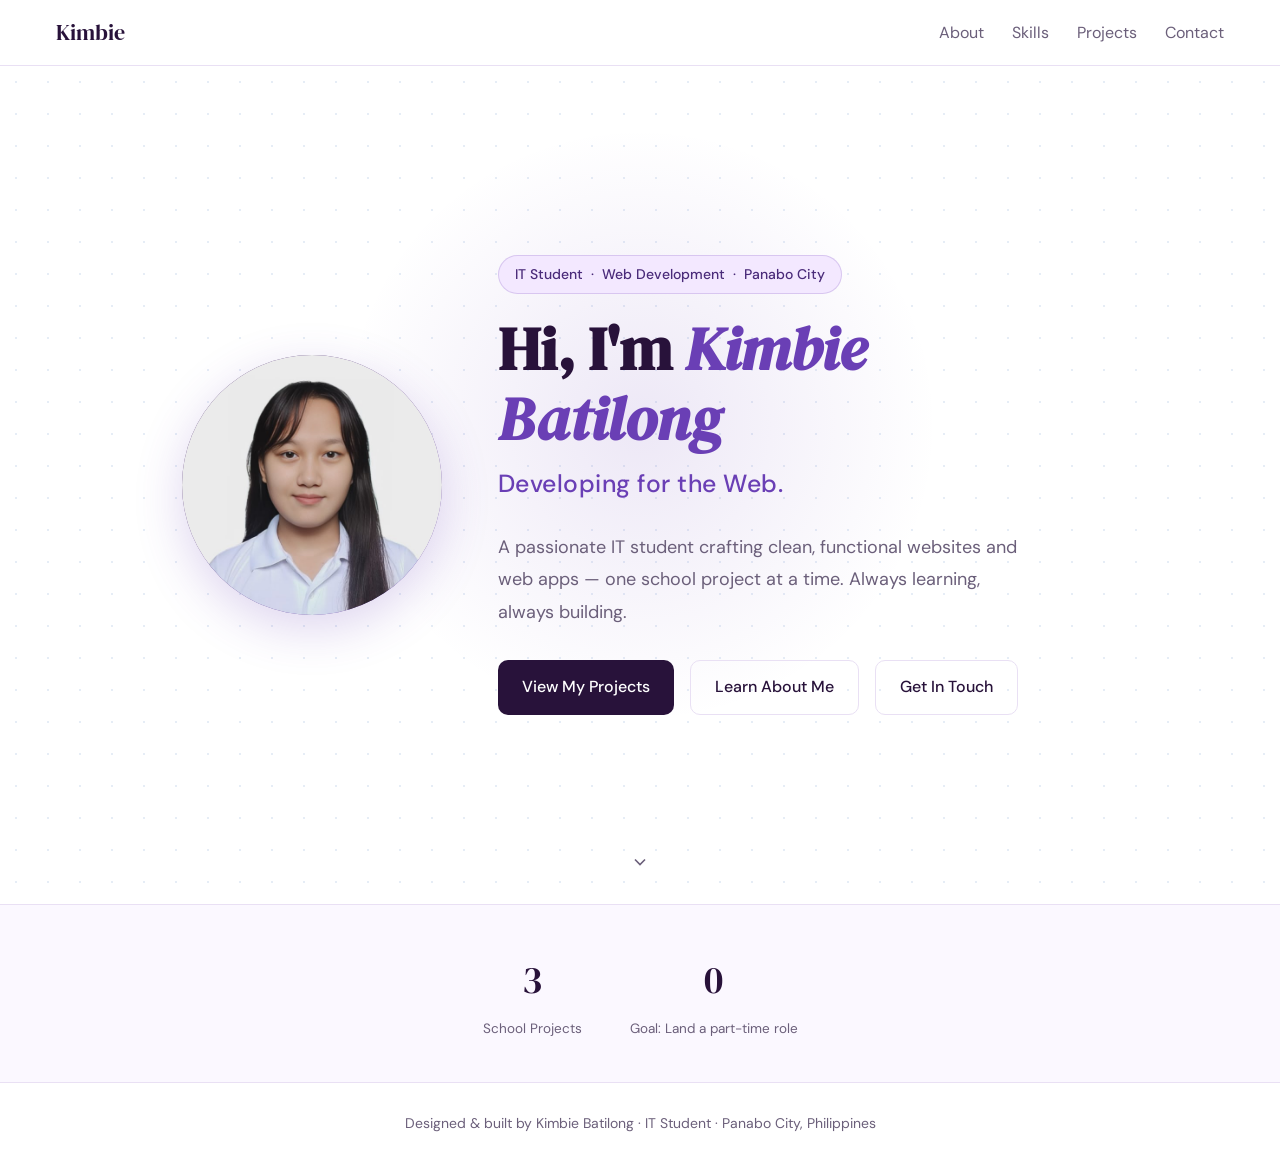
<file: index.html>
<!DOCTYPE html>
<html lang="en">
<head>
<meta charset="UTF-8"/>
<meta name="viewport" content="width=device-width, initial-scale=1.0"/>
<title>Kimbie Batilong | Student Portfolio</title>
<link rel="stylesheet" href="style.css"/>
<link rel="stylesheet" href="https://cdn.jsdelivr.net/npm/bootstrap-icons@1.11.3/font/bootstrap-icons.css"/>
<style>
  body { overflow-x: hidden; }
  main { max-width: 100%; padding: 0; flex: 1; display: flex; flex-direction: column; }

  .hero {
    flex: 1;
    display: flex; align-items: center; justify-content: center;
    flex-direction: column;
    text-align: center;
    padding: 0 2.5rem;
    min-height: calc(100vh - 62px);
    position: relative;
    overflow: hidden;
    background: var(--white);
  }

  .hero::before {
    content: '';
    position: absolute; inset: 0;
    background-image: radial-gradient(circle, #c8d8ec 1px, transparent 1px);
    background-size: 32px 32px;
    opacity: 0.45;
    z-index: 0;
  }

  .hero::after {
    content: '';
    position: absolute;
    width: 600px; height: 600px;
    border-radius: 50%;
    background: radial-gradient(circle, rgba(106,63,181,0.12) 0%, transparent 70%);
    top: 50%; left: 50%;
    transform: translate(-50%, -60%);
    z-index: 0;
  }

  .hero-inner { position: relative; z-index: 1; max-width: 1080px; display: flex; align-items: center; gap: 3.5rem; justify-content: center; }

  .hero-avatar {
    width: 260px; height: 260px; border-radius: 50%;
    overflow: hidden;
    background: linear-gradient(135deg, var(--navy-mid), var(--accent));
    display: flex; align-items: center; justify-content: center;
    margin: 0;
    box-shadow: 0 14px 48px rgba(106,63,181,0.22);
  }
  .hero-avatar img {
    width: 100%; height: 100%; object-fit: cover;
    display: block;
  }
  .hero-copy { max-width: 600px; text-align: left; }

  .hero-badge {
    display: inline-flex; align-items: center; gap: 6px;
    background: var(--accent-light); color: var(--tag-text);
    font-size: 14px; font-weight: 500;
    padding: 6px 16px; border-radius: 20px;
    margin-bottom: 1.25rem; border: 0.5px solid rgba(106,63,181,0.2);
  }

  .hero h1 {
    font-family: 'DM Serif Display', serif;
    font-size: clamp(2.6rem, 5.5vw, 3.8rem);
    line-height: 1.15; color: var(--navy);
    margin-bottom: 0.5rem;
  }
  .hero h1 em { font-style: italic; color: var(--accent); }

  .hero-tagline {
    font-size: clamp(1.1rem, 2.2vw, 1.55rem);
    font-weight: 500;
    color: var(--accent);
    margin: 0 0 1.5rem;
    letter-spacing: 0.02em;
  }

  .hero-desc {
    font-size: 18px; color: var(--muted);
    max-width: 520px; margin: 0 0 2rem;
    line-height: 1.8;
  }

  .hero-actions { display: flex; gap: 1rem; justify-content: flex-start; flex-wrap: wrap; }
  .btn { justify-content: center; text-align: center; }

  .scroll-hint {
    position: absolute; bottom: 2rem; left: 50%; transform: translateX(-50%);
    display: flex; flex-direction: column; align-items: center; gap: 6px;
    color: var(--muted); font-size: 13.5px; letter-spacing: .6px;
    text-transform: uppercase; z-index: 1; animation: bounce 2s infinite;
  }
  .scroll-hint svg { width: 20px; height: 20px; stroke: var(--muted); fill: none; stroke-width: 2; }

  @keyframes bounce {
    0%, 100% { transform: translateX(-50%) translateY(0); }
    50% { transform: translateX(-50%) translateY(6px); }
  }

  .stats-strip {
    display: flex; justify-content: center; gap: 3rem;
    padding: 2.5rem 3rem;
    border-top: 0.5px solid var(--border);
    background: var(--surface);
  }
  .stat { text-align: center; }
  .stat-number {
    font-family: 'DM Serif Display', serif;
    font-size: 2.4rem; color: var(--navy); display: block;
  }
  .stat-label { font-size: 13.5px; color: var(--muted); margin-top: .2rem; }

  @media (max-width: 860px) {
    .hero-inner { flex-direction: column; gap: 2rem; }
    .hero-avatar { width: 180px; height: 180px; }
    .hero-copy { text-align: center; }
    .hero-desc { max-width: 100%; }
    .hero-actions { gap: .85rem; }
  }

  @media (max-width: 640px) {
    .hero-actions {
      display: grid;
      grid-template-columns: repeat(2, minmax(0, 1fr));
      gap: .85rem;
      margin-bottom: 6rem;
      justify-items: stretch;
    }
    .hero-actions .btn {
      width: 100%;
    }
    .hero-actions .btn-primary { grid-column: 1 / -1; }

    .stats-strip { gap: 1.5rem; padding: 1.5rem; }
    .stat-number { font-size: 1.6rem; }
  }
</style>
</head>
<body>

<nav>
  <a href="index.html" class="nav-logo">Kimbie</a>
  <ul class="nav-links">
    <li><a href="about.html">About</a></li>
    <li><a href="skills.html">Skills</a></li>
    <li><a href="projects.html">Projects</a></li>
    <li><a href="contact.html">Contact</a></li>
  </ul>
</nav>

<main>
  <section class="hero">
    <div class="hero-inner">
      <div class="hero-avatar"><img src="img/1x1 pic.jpg" alt="Kimbie Batilong"></div>
      <div class="hero-copy">
        <div class="hero-badge">IT Student &nbsp;·&nbsp; Web Development &nbsp;·&nbsp; Panabo City</div>
        <h1>Hi, I'm <em>Kimbie Batilong</em></h1>
        <p class="hero-tagline">Developing for the Web.</p>
        <p class="hero-desc">
          A passionate IT student crafting clean, functional websites and web apps —
          one school project at a time. Always learning, always building.
        </p>
        <div class="hero-actions">
          <a href="projects.html" class="btn btn-primary">View My Projects</a>
          <a href="about.html" class="btn btn-outline">Learn About Me</a>
          <a href="contact.html" class="btn btn-outline">Get In Touch</a>
        </div>
      </div>
    </div>
    <div class="scroll-hint">
      <svg viewBox="0 0 24 24"><polyline points="6 9 12 15 18 9"/></svg>
    </div>
  </section>

  <div class="stats-strip">
    <div class="stat">
      <span class="stat-number">3</span>
      <div class="stat-label">School Projects</div>
    </div>
    <div class="stat">
      <span class="stat-number">0</span>
      <div class="stat-label">Goal: Land a part-time role</div>
    </div>
  </div>
</main>

<footer>Designed &amp; built by Kimbie Batilong · IT Student · Panabo City, Philippines</footer>

</body>
</html>
</file>
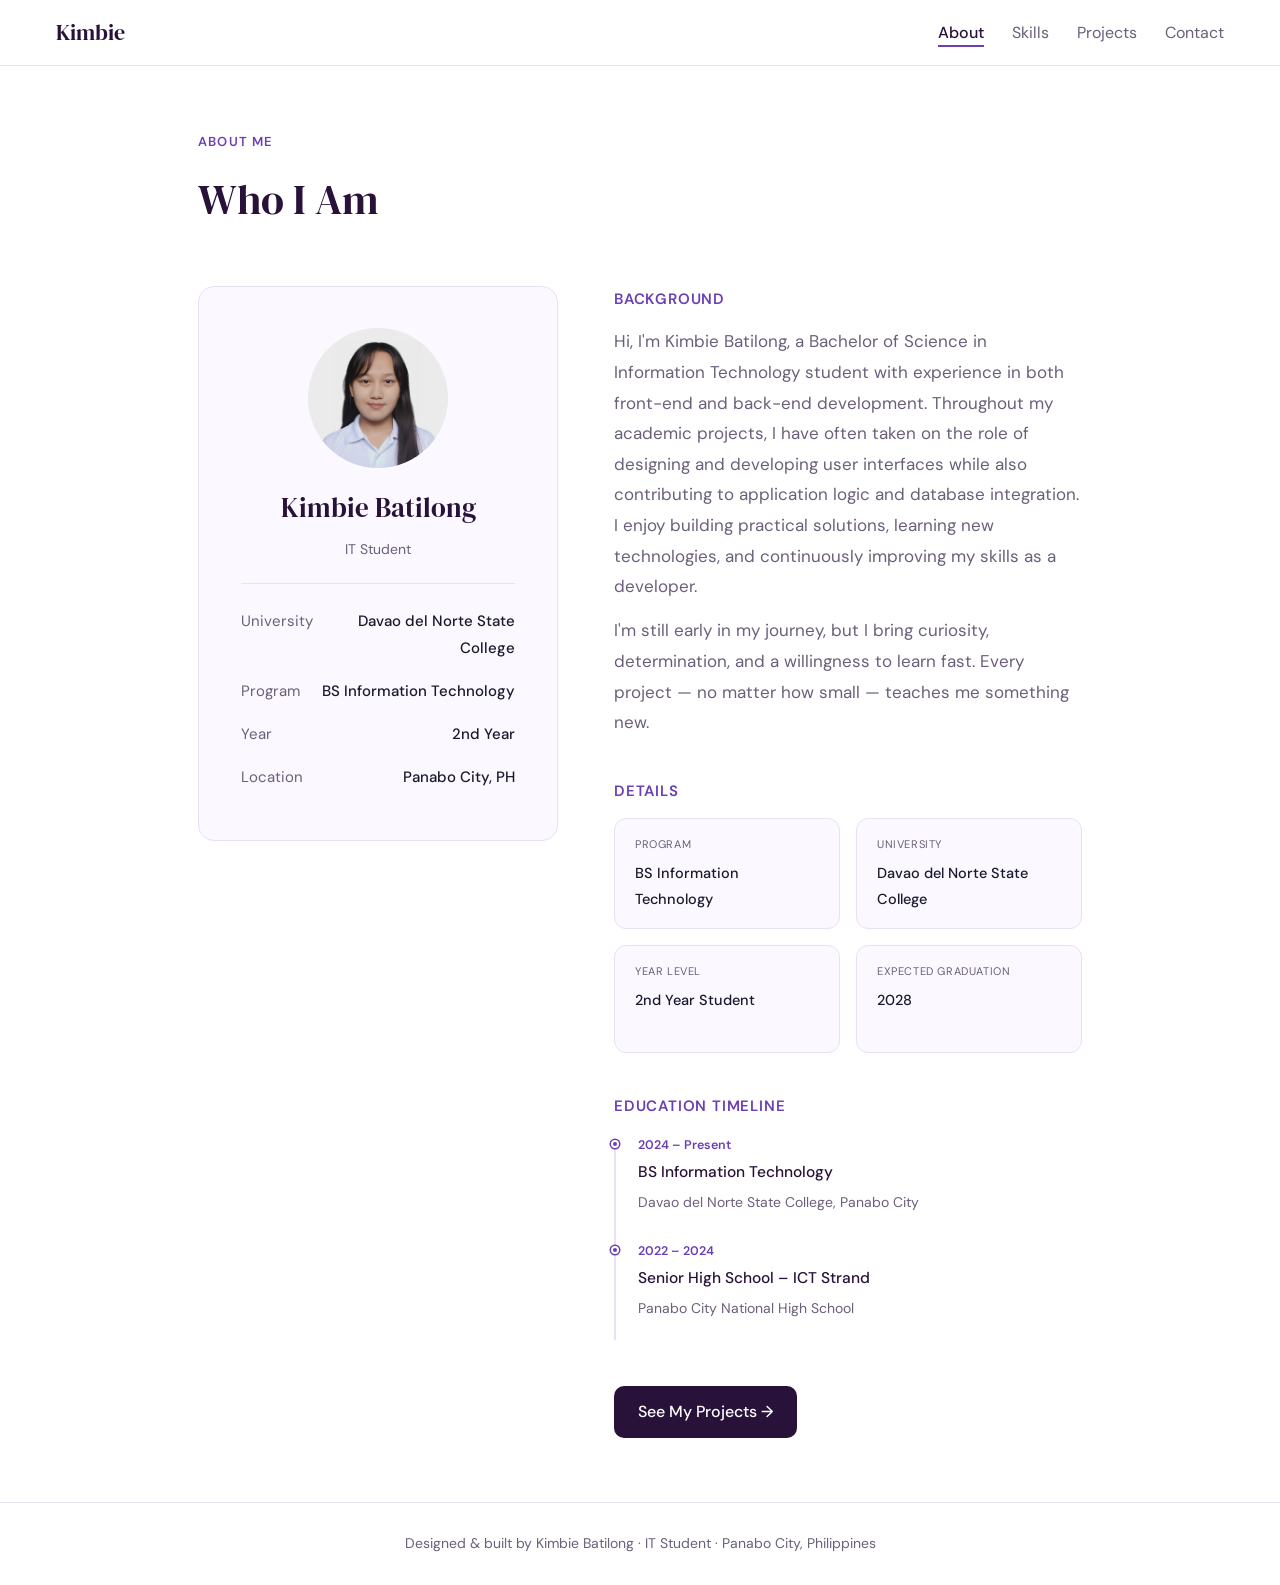
<file: about.html>
<!DOCTYPE html>
<html lang="en">
<head>
<meta charset="UTF-8"/>
<meta name="viewport" content="width=device-width, initial-scale=1.0"/>
<title>About | Kimbie Batilong</title>
<link rel="stylesheet" href="style.css"/>
<link rel="stylesheet" href="https://cdn.jsdelivr.net/npm/bootstrap-icons@1.11.3/font/bootstrap-icons.css"/>
<style>
  .about-layout {
    display: grid;
    grid-template-columns: 360px 1fr;
    gap: 3.5rem;
    align-items: start;
  }

  .identity-card {
    background: var(--surface);
    border: 0.5px solid var(--border);
    border-radius: 16px;
    padding: 2.6rem;
    text-align: center;
    position: sticky; top: 80px;
    width: 100%;
    max-width: 360px;
  }
  .id-avatar {
    width: 140px; height: 140px; border-radius: 50%;
    overflow: hidden; margin: 0 auto 1rem;
    display: flex; align-items: center; justify-content: center;
    background: var(--surface);
  }
  .id-avatar img {
    width: 100%; height: 100%; object-fit: cover;
    display: block;
  }
  .id-name {
    font-family: 'DM Serif Display', serif;
    font-size: 1.7rem; color: var(--navy); margin-bottom: .25rem;
  }
  .id-role { font-size: 14px; color: var(--muted); margin-bottom: 1.25rem; }
  .id-divider { border: none; border-top: 0.5px solid var(--border); margin: 1rem 0; }
  .id-row { display: flex; justify-content: space-between; font-size: 15px; padding: .5rem 0; }
  .id-row .label { color: var(--muted); }
  .id-row .value { font-weight: 500; color: var(--text); text-align: right; }

  .bio-section { margin-bottom: 2.5rem; }
  .bio-section h3 {
    font-size: 15px; font-weight: 600; color: var(--accent);
    margin-bottom: .85rem; text-transform: uppercase;
    letter-spacing: .8px;
  }
  .bio-section p { color: var(--muted); line-height: 1.8; margin-bottom: .85rem; }

  .info-grid { display: grid; grid-template-columns: 1fr 1fr; gap: 1rem; }
  .info-item {
    background: var(--surface);
    border: 0.5px solid var(--border);
    border-radius: 12px; padding: 1rem 1.25rem;
    min-height: 108px;
  }
  .info-item .label { font-size: 11px; color: var(--muted); text-transform: uppercase; letter-spacing: .6px; margin-bottom: .3rem; }
  .info-item .value { font-size: 14.5px; font-weight: 500; color: var(--text); }

  .timeline { list-style: none; position: relative; padding-left: 1.5rem; }
  .timeline::before {
    content: ''; position: absolute; left: 0; top: 6px; bottom: 6px;
    width: 1.5px; background: var(--border);
  }
  .timeline li { position: relative; padding-bottom: 1.5rem; }
  .timeline li::before {
    content: ''; position: absolute; left: -1.5rem; top: 6px;
    width: 8px; height: 8px; border-radius: 50%;
    background: var(--accent); border: 2px solid white;
    box-shadow: 0 0 0 1.5px var(--accent);
    transform: translateX(-3px);
  }
  .tl-year { font-size: 12.5px; color: var(--accent); font-weight: 600; margin-bottom: .2rem; }
  .tl-title { font-weight: 500; color: var(--navy); font-size: 15.5px; margin-bottom: .2rem; }
  .tl-sub { font-size: 14px; color: var(--muted); }

  @media (max-width: 680px) {
    .about-layout { grid-template-columns: 1fr; }
    .identity-card { position: static; }
    .info-grid { grid-template-columns: 1fr; }
  }
</style>
</head>
<body>

<nav>
  <a href="index.html" class="nav-logo">Kimbie</a>
  <ul class="nav-links">
    <li><a href="about.html" class="active">About</a></li>
    <li><a href="skills.html">Skills</a></li>
    <li><a href="projects.html">Projects</a></li>
    <li><a href="contact.html">Contact</a></li>
  </ul>
</nav>

<main>
  <div class="page-header">
    <div class="page-label">About Me</div>
    <div class="page-title">Who I Am</div>
  </div>

  <div class="about-layout">

    <!-- Left column -->
    <div class="identity-card">
      <div class="id-avatar">
        <img src="img/1x1 pic.jpg" alt="Kimbie Batilong" />
      </div>
      <div class="id-name">Kimbie Batilong</div>
      <div class="id-role">IT Student</div>
      <hr class="id-divider"/>
      <div class="id-row"><span class="label">University</span><span class="value">Davao del Norte State College</span></div>
      <div class="id-row"><span class="label">Program</span><span class="value">BS Information Technology</span></div>
      <div class="id-row"><span class="label">Year</span><span class="value">2nd Year</span></div>
      <div class="id-row"><span class="label">Location</span><span class="value">Panabo City, PH</span></div>
    </div>

    <!-- Right column -->
    <div>
      <div class="bio-section">
        <h3>Background</h3>
        <p>
          Hi, I'm Kimbie Batilong, a Bachelor of Science in Information Technology student with experience in both front-end and back-end development. Throughout my academic projects, I have often taken on the role of designing and developing user interfaces while also contributing to application logic and database integration. I enjoy building practical solutions, learning new technologies, and continuously improving my skills as a developer.
        </p>
        <p>
          I'm still early in my journey, but I bring curiosity, determination, and a willingness
          to learn fast. Every project — no matter how small — teaches me something new.
        </p>
      </div>

      <div class="bio-section">
        <h3>Details</h3>
        <div class="info-grid">
          <div class="info-item">
            <div class="label">Program</div>
            <div class="value">BS Information Technology</div>
          </div>
          <div class="info-item">
            <div class="label">University</div>
            <div class="value">Davao del Norte State College</div>
          </div>
          <div class="info-item">
            <div class="label">Year Level</div>
            <div class="value">2nd Year Student</div>
          </div>
          <div class="info-item">
            <div class="label">Expected Graduation</div>
            <div class="value">2028</div>
          </div>
        </div>
      </div>

      <div class="bio-section">
        <h3>Education Timeline</h3>
        <ul class="timeline">
          <li>
            <div class="tl-year">2024 – Present</div>
            <div class="tl-title">BS Information Technology</div>
            <div class="tl-sub">Davao del Norte State College, Panabo City</div>
          </li>
          <li>
            <div class="tl-year">2022 – 2024</div>
            <div class="tl-title">Senior High School – ICT Strand</div>
            <div class="tl-sub">Panabo City National High School</div>
          </li>
        </ul>
      </div>

      <div style="margin-top:1rem;">
        <a href="projects.html" class="btn btn-primary">See My Projects →</a>
      </div>
    </div>

  </div>
</main>

<footer>Designed &amp; built by Kimbie Batilong · IT Student · Panabo City, Philippines</footer>

</body>
</html>
</file>
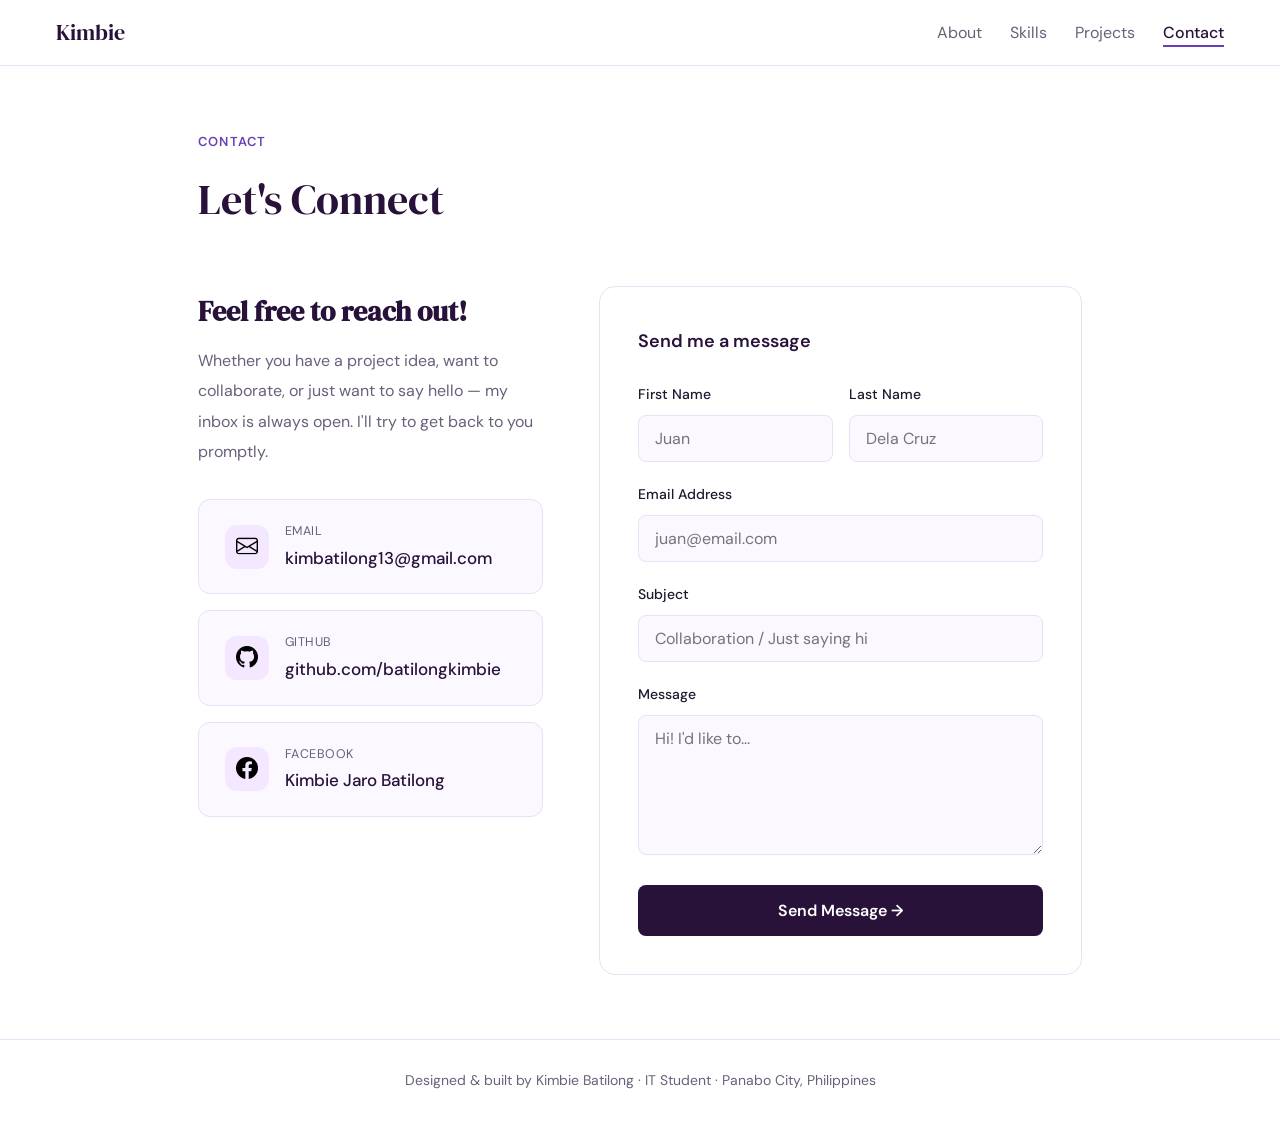
<file: contact.html>
<!DOCTYPE html>
<html lang="en">
<head>
<meta charset="UTF-8"/>
<meta name="viewport" content="width=device-width, initial-scale=1.0"/>
<title>Contact | Kimbie Batilong</title>
<link rel="stylesheet" href="style.css"/>
<link rel="stylesheet" href="https://cdn.jsdelivr.net/npm/bootstrap-icons@1.11.3/font/bootstrap-icons.css"/>
<style>
  .contact-layout {
    display: grid;
    grid-template-columns: 1fr 1.4fr;
    gap: 3.5rem;
    align-items: start;
  }

  .contact-info h3 {
    font-family: 'DM Serif Display', serif;
    font-size: 1.75rem; color: var(--navy);
    margin-bottom: .6rem;
  }
  .contact-info p {
    font-size: 16px; color: var(--muted);
    line-height: 1.9; margin-bottom: 2rem;
  }

  .contact-methods { display: flex; flex-direction: column; gap: 1rem; }
  .contact-method {
    display: flex; align-items: center; gap: 1rem;
    padding: 1.25rem 1.6rem;
    background: var(--surface); border: 0.5px solid var(--border);
    border-radius: 12px; text-decoration: none;
    transition: border-color .2s, background .2s;
  }
  .contact-method:hover {
    border-color: var(--accent); background: var(--accent-light);
  }
  .cm-icon {
    width: 44px; height: 44px; border-radius: 12px;
    background: var(--accent-light);
    display: flex; align-items: center; justify-content: center;
    font-size: 22px; flex-shrink: 0;
  }
  .cm-label { font-size: 12.5px; color: var(--muted); text-transform: uppercase; letter-spacing: .5px; }
  .cm-value { font-size: 17px; font-weight: 500; color: var(--navy); }

  .contact-form-card {
    background: var(--white);
    border: 0.5px solid var(--border);
    border-radius: 16px;
    padding: 2.4rem;
  }
  .contact-form-card h4 {
    font-size: 18px; font-weight: 600; color: var(--navy);
    margin-bottom: 1.5rem;
  }

  .form-group { margin-bottom: 1.25rem; }
  .form-group label {
    display: block; font-size: 14px; font-weight: 500; color: var(--text);
    margin-bottom: .5rem;
  }
  .form-group input,
  .form-group textarea,
  .form-group select {
    width: 100%; padding: 12px 16px;
    border: 0.5px solid var(--border); border-radius: 8px;
    font-size: 16px; font-family: inherit;
    background: var(--surface); color: var(--text);
    outline: none; transition: border-color .2s, background .2s;
    resize: vertical;
  }
  .form-group input:focus,
  .form-group textarea:focus,
  .form-group select:focus {
    border-color: var(--accent); background: var(--white);
    box-shadow: 0 0 0 3px rgba(106,63,181,.1);
  }
  .form-group textarea { min-height: 140px; }

  .form-row { display: grid; grid-template-columns: 1fr 1fr; gap: 1rem; }

  .submit-btn {
    width: 100%;
    background: var(--navy); color: white;
    border: none; border-radius: 8px;
    padding: 15px; font-size: 16px; font-weight: 600;
    font-family: inherit; cursor: pointer;
    transition: background .2s;
  }
  .submit-btn:hover { background: var(--navy-mid); }

  .form-success {
    display: none;
    text-align: center; padding: 2rem;
    color: var(--navy);
  }
  .form-success .success-icon { font-size: 44px; margin-bottom: 1rem; }
  .form-success h4 { font-size: 17px; font-weight: 600; margin-bottom: .5rem; }
  .form-success p { font-size: 14.5px; color: var(--muted); }

  @keyframes pulse {
    0%, 100% { opacity: 1; }
    50% { opacity: .4; }
  }

  @media (max-width: 680px) {
    .contact-layout { grid-template-columns: 1fr; }
    .form-row { grid-template-columns: 1fr; }
  }
</style>
</head>
<body>

<nav>
  <a href="index.html" class="nav-logo">Kimbie</a>
  <ul class="nav-links">
    <li><a href="about.html">About</a></li>
    <li><a href="skills.html">Skills</a></li>
    <li><a href="projects.html">Projects</a></li>
    <li><a href="contact.html" class="active">Contact</a></li>
  </ul>
</nav>

<main>
  <div class="page-header">
    <div class="page-label">Contact</div>
    <div class="page-title">Let's Connect</div>
  </div>

  <div class="contact-layout">

    <!--Left-->
    <div class="contact-info">
      <h3>Feel free to reach out!</h3>
      <p>
        Whether you have a project idea, want to collaborate,
        or just want to say hello — my inbox is always open. I'll try to get back to you promptly.
      </p>

      <div class="contact-methods">
        <a href="mailto:kimbatilong13@gmail.com" class="contact-method">
          <div class="cm-icon"><i class="bi bi-envelope"></i></div>
          <div>
            <div class="cm-label">Email</div>
            <div class="cm-value">kimbatilong13@gmail.com</div>
          </div>
        </a>
        <a href="https://github.com/batilongkimbie" target="_blank" class="contact-method">
          <div class="cm-icon"><i class="bi bi-github"></i></div>
          <div>
            <div class="cm-label">GitHub</div>
            <div class="cm-value">github.com/batilongkimbie</div>
          </div>
        </a>
        <a href="https://facebook.com/KimbieBatilong" target="_blank" class="contact-method">
          <div class="cm-icon"><i class="bi bi-facebook"></i></div>
          <div>
            <div class="cm-label">Facebook</div>
            <div class="cm-value">Kimbie Jaro Batilong</div>
          </div>
        </a>
      </div>
    </div>

    <!--Right-->
    <div class="contact-form-card">
      <h4>Send me a message</h4>
      <div id="contact-form">
        <div class="form-row">
          <div class="form-group">
            <label for="fname">First Name</label>
            <input type="text" id="fname" placeholder="Juan"/>
          </div>
          <div class="form-group">
            <label for="lname">Last Name</label>
            <input type="text" id="lname" placeholder="Dela Cruz"/>
          </div>
        </div>
        <div class="form-group">
          <label for="email">Email Address</label>
          <input type="email" id="email" placeholder="juan@email.com"/>
        </div>
        <div class="form-group">
          <label for="subject">Subject</label>
          <input type="text" id="subject" placeholder="Collaboration / Just saying hi"/>
        </div>
        <div class="form-group">
          <label for="message">Message</label>
          <textarea id="message" placeholder="Hi! I'd like to..."></textarea>
        </div>
        <button class="submit-btn" onclick="handleSubmit()">Send Message →</button>
      </div>

      <div class="form-success" id="success-msg">
        <div class="success-icon"><i class="bi bi-check-circle"></i></div>
        <h4>Message sent!</h4>
        <p>Thanks for reaching out. I'll get back to you as soon as I can.</p>
      </div>
    </div>

  </div>
</main>

<footer>Designed &amp; built by Kimbie Batilong · IT Student · Panabo City, Philippines</footer>

<script>
  function handleSubmit() {
    const firstName = document.getElementById('fname').value.trim();
    const lastName  = document.getElementById('lname').value.trim();
    const email     = document.getElementById('email').value.trim();
    const subject   = document.getElementById('subject').value.trim() || 'Contact from portfolio';
    const message   = document.getElementById('message').value.trim();

    if (!firstName || !email || !message) {
      alert('Please fill in your name, email, and message before sending.');
      return;
    }

    const body = `Name: ${firstName} ${lastName}\nEmail: ${email}\n\n${message}`;
    const mailto = `mailto:kimbatilong13@gmail.com?subject=${encodeURIComponent(subject)}&body=${encodeURIComponent(body)}`;

    document.getElementById('contact-form').style.display = 'none';
    document.getElementById('success-msg').style.display  = 'block';
    window.location.href = mailto;
  }
</script>

</body>
</html>
</file>
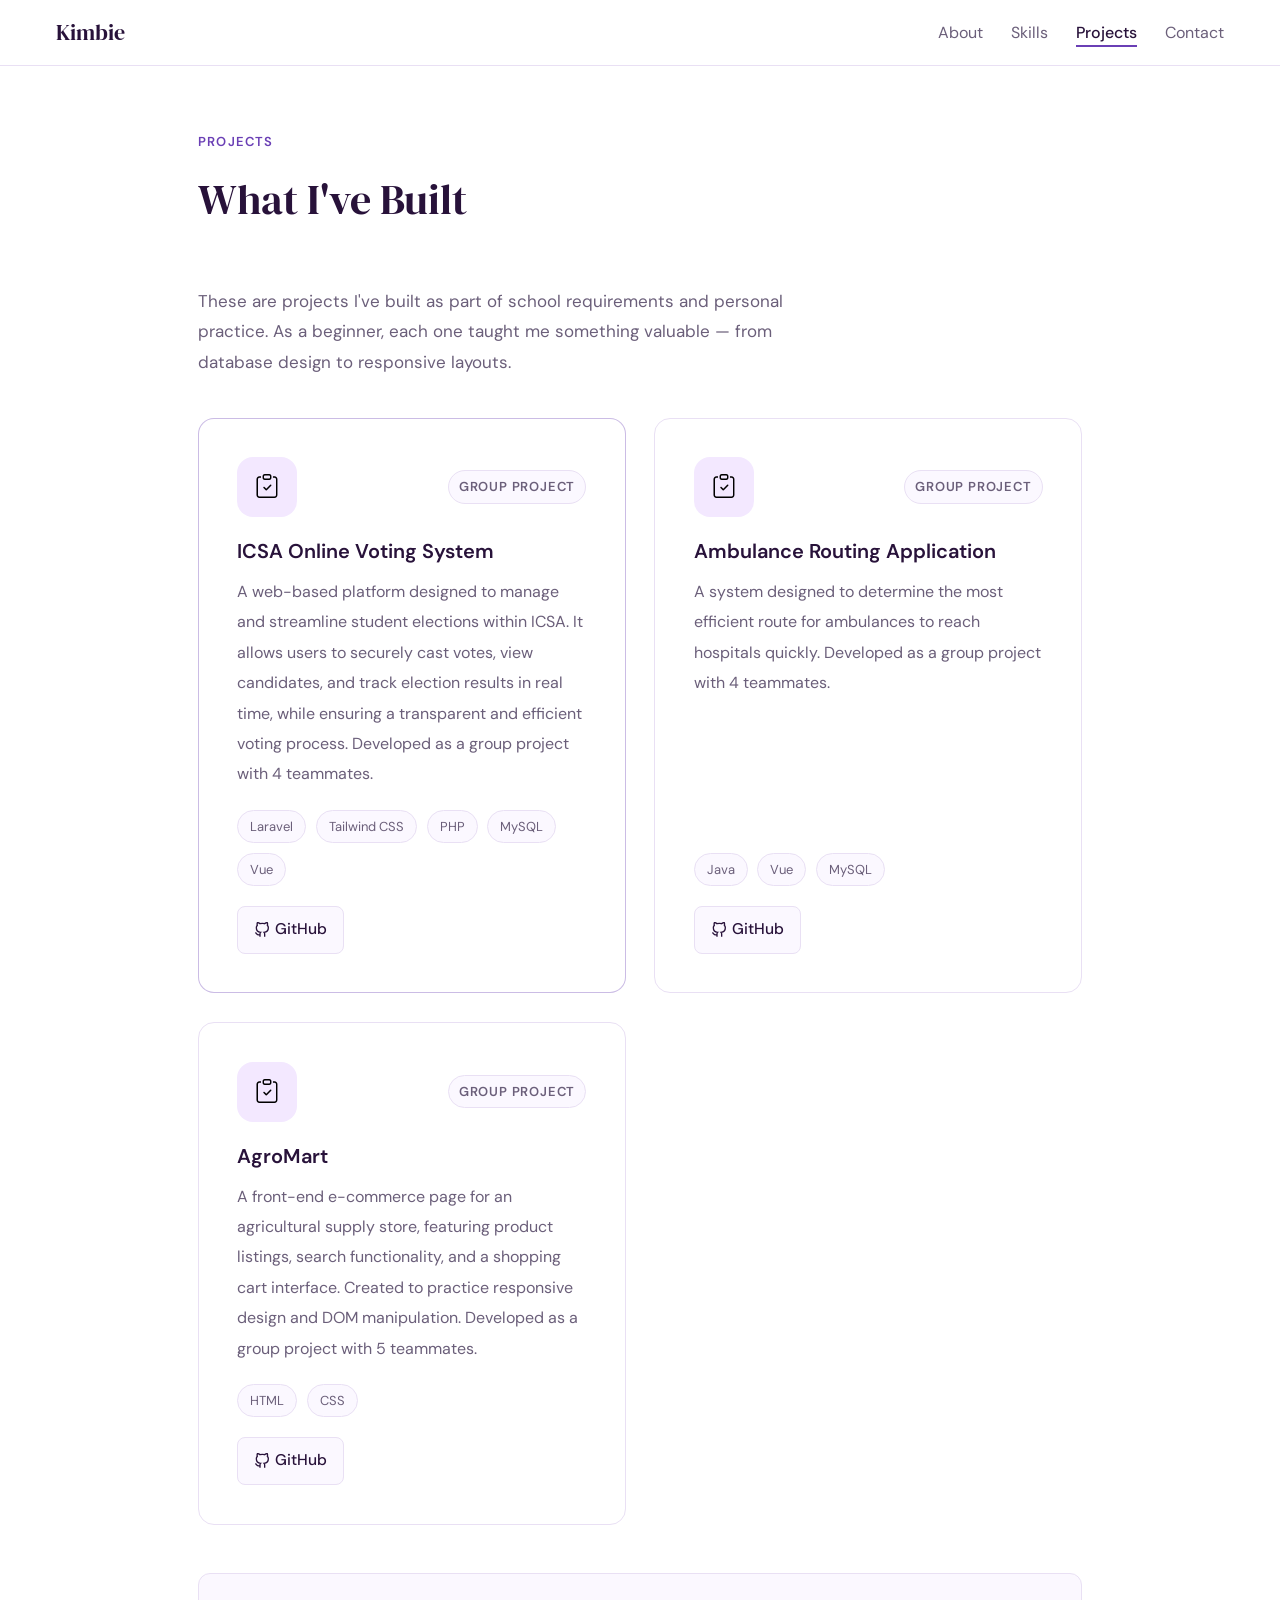
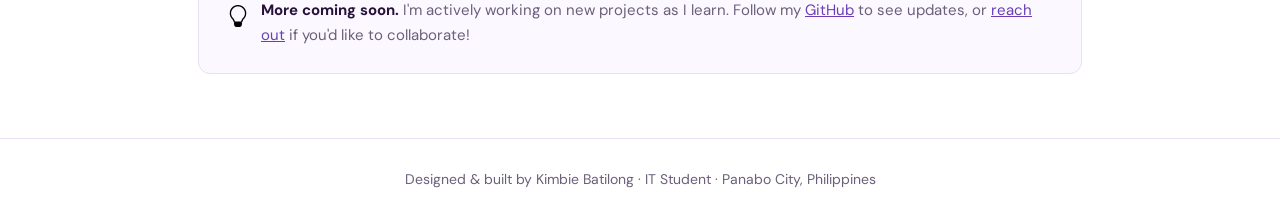
<file: projects.html>
<!DOCTYPE html>
<html lang="en">
<head>
<meta charset="UTF-8"/>
<meta name="viewport" content="width=device-width, initial-scale=1.0"/>
<title>Projects | Kimbie Batilong</title>
<link rel="stylesheet" href="style.css"/>
<link rel="stylesheet" href="https://cdn.jsdelivr.net/npm/bootstrap-icons@1.11.3/font/bootstrap-icons.css"/>
<style>
  .projects-intro {
    color: var(--muted); max-width: 620px; margin-bottom: 2.5rem;
    line-height: 1.8;
  }

  .projects-grid {
    display: grid;
    grid-template-columns: repeat(auto-fit, minmax(280px, 1fr));
    gap: 1.8rem;
    margin-bottom: 3rem;
  }

  .project-card {
    background: var(--white);
    border: 0.5px solid var(--border);
    border-radius: 16px;
    padding: 2.4rem;
    display: flex; flex-direction: column;
    transition: border-color .2s, box-shadow .2s, transform .2s;
  }
  .project-card:hover {
    border-color: var(--accent);
    box-shadow: 0 6px 28px rgba(106,63,181,.1);
    transform: translateY(-2px);
  }

  .project-card-top {
    display: flex; align-items: center;
    justify-content: space-between; margin-bottom: 1rem;
  }
  .project-icon {
    width: 60px; height: 60px; border-radius: 16px;
    background: var(--accent-light);
    display: flex; align-items: center; justify-content: center;
    font-size: 24px;
  }
  .project-type {
    font-size: 13px; font-weight: 600; letter-spacing: .8px;
    text-transform: uppercase; color: var(--muted);
    padding: 4px 10px; background: var(--surface);
    border: 0.5px solid var(--border); border-radius: 20px;
  }

  .project-card h3 {
    font-size: 20px; font-weight: 600; color: var(--navy);
    margin-bottom: .5rem;
  }
  .project-card p {
    font-size: 16px; color: var(--muted); line-height: 1.9;
    flex: 1; margin-bottom: 1.25rem;
  }

  .project-tech { display: flex; flex-wrap: wrap; gap: .6rem; margin-bottom: 1.25rem; }

  .project-links { display: flex; gap: .75rem; margin-top: auto; }
  .project-link {
    display: inline-flex; align-items: center; gap: 5px;
    font-size: 15.5px; font-weight: 500;
    padding: 9px 16px; border-radius: 8px;
    text-decoration: none; transition: all .2s;
    border: 0.5px solid var(--border); color: var(--navy);
    background: var(--surface);
  }
  .project-link:hover { background: var(--accent-light); border-color: var(--accent); color: var(--accent); }
  .project-link svg { width: 16px; height: 16px; stroke: currentColor; fill: none; stroke-width: 2; }

  .featured-card { border-color: rgba(106,63,181,.35); }
  .featured-badge {
    display: inline-flex; align-items: center; gap: 4px;
    background: var(--accent); color: white;
    font-size: 12px; font-weight: 600; padding: 4px 12px;
    border-radius: 20px; margin-bottom: .75rem;
  }

  .note-box {
    background: var(--surface); border: 0.5px solid var(--border);
    border-radius: 12px; padding: 1.5rem 1.75rem;
    display: flex; gap: .75rem; align-items: flex-start;
  }
  .note-icon { font-size: 22px; flex-shrink: 0; }
  .note-box p { font-size: 15px; color: var(--muted); line-height: 1.7; }
  .note-box p strong { color: var(--navy); }

  @media (max-width: 580px) {
    .projects-grid { grid-template-columns: 1fr; }
  }
</style>
</head>
<body>

<nav>
  <a href="index.html" class="nav-logo">Kimbie</a>
  <ul class="nav-links">
    <li><a href="about.html">About</a></li>
    <li><a href="skills.html">Skills</a></li>
    <li><a href="projects.html" class="active">Projects</a></li>
    <li><a href="contact.html">Contact</a></li>
  </ul>
</nav>

<main>
  <div class="page-header">
    <div class="page-label">Projects</div>
    <div class="page-title">What I've Built</div>
  </div>

  <p class="projects-intro">
    These are projects I've built as part of school requirements and personal practice.
    As a beginner, each one taught me something valuable — from database design to responsive layouts.
  </p>

  <div class="projects-grid">

    <!-- Project 1 -->
    <div class="project-card featured-card">
      <div class="project-card-top">
        <div class="project-icon"><i class="bi bi-clipboard-check"></i></div>
        <span class="project-type">Group Project</span>
      </div>
      <h3>ICSA Online Voting System</h3>
      <p>
        A web-based platform designed to manage and streamline student elections within ICSA. It allows users to securely cast votes, view candidates, and track election results in real time, while ensuring a transparent and efficient voting process.
        Developed as a group project with 4 teammates.
      </p>
      <div class="project-tech">
        <span class="tech-tag">Laravel</span>
        <span class="tech-tag">Tailwind CSS</span>
        <span class="tech-tag">PHP</span>
        <span class="tech-tag">MySQL</span>
        <span class="tech-tag">Vue</span>
      </div>
      <div class="project-links">
        <a href="https://github.com/TipTopMaestro/icsa-online-voting-system.git" class="project-link" target="_blank">
          <svg viewBox="0 0 24 24"><path d="M9 19c-5 1.5-5-2.5-7-3m14 6v-3.87a3.37 3.37 0 0 0-.94-2.61c3.14-.35 6.44-1.54 6.44-7A5.44 5.44 0 0 0 20 4.77 5.07 5.07 0 0 0 19.91 1S18.73.65 16 2.48a13.38 13.38 0 0 0-7 0C6.27.65 5.09 1 5.09 1A5.07 5.07 0 0 0 5 4.77a5.44 5.44 0 0 0-1.5 3.78c0 5.42 3.3 6.61 6.44 7A3.37 3.37 0 0 0 9 18.13V22"/></svg>
          GitHub
        </a>
      </div>
    </div>

    <!-- Project 2 -->
    <div class="project-card">
      <div class="project-card-top">
        <div class="project-icon"><i class="bi bi-clipboard-check"></i></div>
        <span class="project-type">Group Project</span>
      </div>
      <h3>Ambulance Routing Application</h3>
      <p>
        A system designed to determine the most efficient route for ambulances to reach hospitals quickly.
        Developed as a group project with 4 teammates.
      </p>
      <div class="project-tech">
        <span class="tech-tag">Java</span>
        <span class="tech-tag">Vue</span>
        <span class="tech-tag">MySQL</span>
      </div>
      <div class="project-links">
        <a href="https://github.com/TipTopMaestro/ARA-Ambulance_Routing_Application.git" class="project-link" target="_blank">
          <svg viewBox="0 0 24 24"><path d="M9 19c-5 1.5-5-2.5-7-3m14 6v-3.87a3.37 3.37 0 0 0-.94-2.61c3.14-.35 6.44-1.54 6.44-7A5.44 5.44 0 0 0 20 4.77 5.07 5.07 0 0 0 19.91 1S18.73.65 16 2.48a13.38 13.38 0 0 0-7 0C6.27.65 5.09 1 5.09 1A5.07 5.07 0 0 0 5 4.77a5.44 5.44 0 0 0-1.5 3.78c0 5.42 3.3 6.61 6.44 7A3.37 3.37 0 0 0 9 18.13V22"/></svg>
          GitHub
        </a>
      </div>
    </div>

    <!-- Project 3 -->
    <div class="project-card">
      <div class="project-card-top">
        <div class="project-icon"><i class="bi bi-clipboard-check"></i></div>
        <span class="project-type">Group Project</span>
      </div>
      <h3>AgroMart</h3>
      <p>
        A front-end e-commerce page for an agricultural supply store, featuring product listings, search functionality, and a shopping cart interface.
        Created to practice responsive design and DOM manipulation.
        Developed as a group project with 5 teammates.
      </p>
      <div class="project-tech">
        <span class="tech-tag">HTML</span>
        <span class="tech-tag">CSS</span>
      </div>
      <div class="project-links">
        <a href="https://github.com/carbajosafroyd/AgroMart-ITELECT2-final-proj.git" class="project-link" target="_blank">
          <svg viewBox="0 0 24 24"><path d="M9 19c-5 1.5-5-2.5-7-3m14 6v-3.87a3.37 3.37 0 0 0-.94-2.61c3.14-.35 6.44-1.54 6.44-7A5.44 5.44 0 0 0 20 4.77 5.07 5.07 0 0 0 19.91 1S18.73.65 16 2.48a13.38 13.38 0 0 0-7 0C6.27.65 5.09 1 5.09 1A5.07 5.07 0 0 0 5 4.77a5.44 5.44 0 0 0-1.5 3.78c0 5.42 3.3 6.61 6.44 7A3.37 3.37 0 0 0 9 18.13V22"/></svg>
          GitHub
        </a>
      </div>
    </div>

  </div>

  <div class="note-box">
    <div class="note-icon"><i class="bi bi-lightbulb"></i></div>
    <p>
      <strong>More coming soon.</strong> I'm actively working on new projects as I learn.
      Follow my <a href="https://github.com/batilongkimbie" style="color:var(--accent);">GitHub</a> to see updates,
      or <a href="contact.html" style="color:var(--accent);">reach out</a> if you'd like to collaborate!
    </p>
  </div>
</main>

<footer>Designed &amp; built by Kimbie Batilong · IT Student · Panabo City, Philippines</footer>

</body>
</html>
</file>
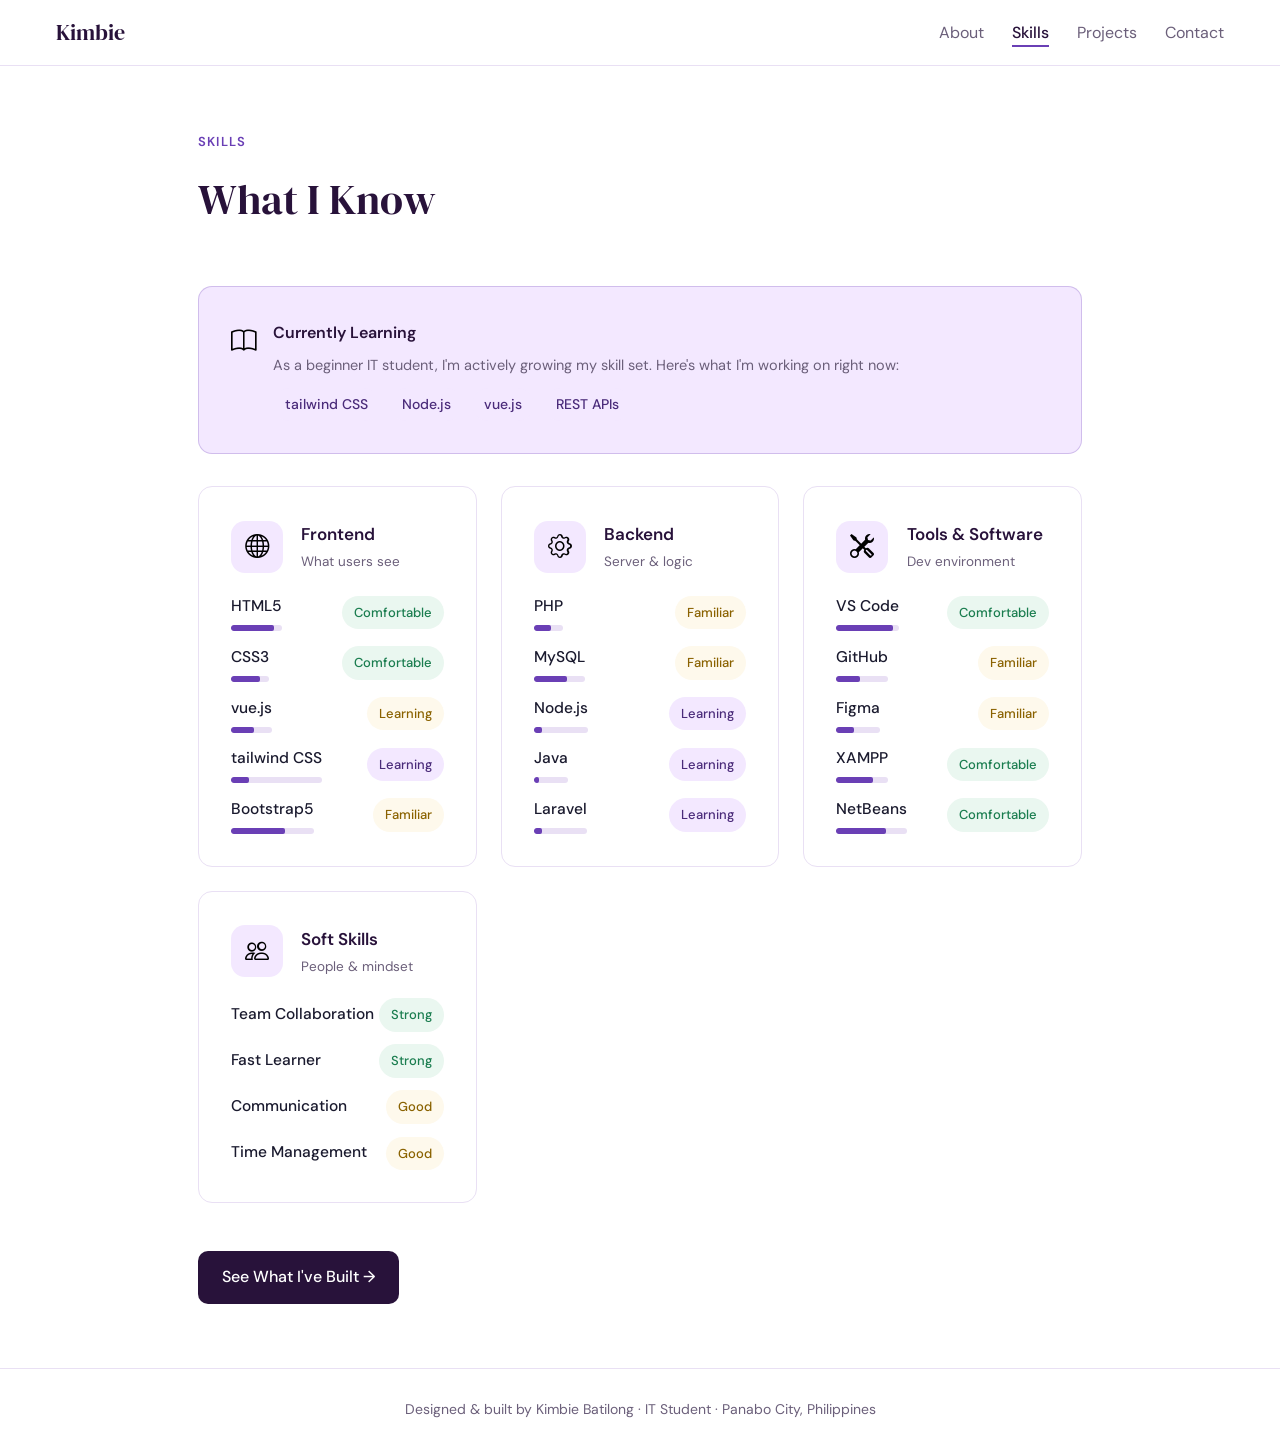
<file: skills.html>
<!DOCTYPE html>
<html lang="en">
<head>
<meta charset="UTF-8"/>
<meta name="viewport" content="width=device-width, initial-scale=1.0"/>
<title>Skills | Kimbie Batilong</title>
<link rel="stylesheet" href="style.css"/>
<link rel="stylesheet" href="https://cdn.jsdelivr.net/npm/bootstrap-icons@1.11.3/font/bootstrap-icons.css"/>
<style>
  .skills-grid {
    display: grid;
    grid-template-columns: repeat(auto-fit, minmax(260px, 1fr));
    gap: 1.5rem;
    margin-bottom: 3rem;
  }

  .skill-card {
    background: var(--white);
    border: 0.5px solid var(--border);
    border-radius: 14px;
    padding: 2rem;
    transition: border-color .2s, box-shadow .2s;
  }
  .skill-card:hover {
    border-color: var(--accent);
    box-shadow: 0 4px 20px rgba(106,63,181,.07);
  }

  .skill-card-header {
    display: flex; align-items: center; gap: 1.15rem; margin-bottom: 1.2rem;
  }
  .skill-icon {
    width: 52px; height: 52px; border-radius: 14px;
    background: var(--accent-light);
    display: flex; align-items: center; justify-content: center;
    font-size: 24px; flex-shrink: 0;
  }
  .skill-card h3 { font-size: 17px; font-weight: 600; color: var(--navy); }
  .skill-card .category-desc { font-size: 13.5px; color: var(--muted); }

  .skill-list { list-style: none; display: flex; flex-direction: column; gap: .8rem; }
  .skill-item {
    display: flex; align-items: center; justify-content: space-between;
    font-size: 15.5px;
  }
  .skill-name { color: var(--text); font-weight: 500; }
  .skill-level {
    font-size: 13px; padding: 5px 12px; border-radius: 22px; font-weight: 500;
  }
  .level-comfortable { background: #eaf7f0; color: #1a7d4f; }
  .level-learning    { background: var(--accent-light); color: var(--tag-text); }
  .level-familiar    { background: #fef9ec; color: #8a6200; }

  .skill-bar {
    height: 6px; background: var(--border); border-radius: 3px;
    margin-top: 4px; overflow: hidden;
  }
  .skill-bar-fill { height: 100%; border-radius: 2px; background: var(--accent); }

  .learning-banner {
    background: var(--accent-light);
    border: 0.5px solid rgba(106,63,181,.25);
    border-radius: 14px;
    padding: 2rem;
    display: flex; gap: 1rem; align-items: flex-start;
    margin-bottom: 2rem;
  }
  .banner-icon { font-size: 26px; flex-shrink: 0; }
  .learning-banner h4 { font-size: 16px; font-weight: 600; color: var(--navy); margin-bottom: .3rem; }
  .learning-banner p { font-size: 14.5px; color: var(--muted); }
  .learning-tags { display: flex; flex-wrap: wrap; gap: .6rem; margin-top: .6rem; }

  @media (max-width: 540px) {
    .skills-grid { grid-template-columns: 1fr; }
  }
</style>
</head>
<body>

<nav>
  <a href="index.html" class="nav-logo">Kimbie</a>
  <ul class="nav-links">
    <li><a href="about.html">About</a></li>
    <li><a href="skills.html" class="active">Skills</a></li>
    <li><a href="projects.html">Projects</a></li>
    <li><a href="contact.html">Contact</a></li>
  </ul>
</nav>

<main>
  <div class="page-header">
    <div class="page-label">Skills</div>
    <div class="page-title">What I Know</div>
  </div>

  <div class="learning-banner">
    <div class="banner-icon"><i class="bi bi-book"></i></div>
    <div>
      <h4>Currently Learning</h4>
      <p>As a beginner IT student, I'm actively growing my skill set. Here's what I'm working on right now:</p>
      <div class="learning-tags">
        <span class="tag">tailwind CSS</span>
        <span class="tag">Node.js</span>
        <span class="tag">vue.js</span>
        <span class="tag">REST APIs</span>
      </div>
    </div>
  </div>

  <div class="skills-grid">

    <div class="skill-card">
      <div class="skill-card-header">
        <div class="skill-icon"><i class="bi bi-globe"></i></div>
        <div>
          <h3>Frontend</h3>
          <div class="category-desc">What users see</div>
        </div>
      </div>
      <ul class="skill-list">
        <li class="skill-item">
          <div>
            <span class="skill-name">HTML5</span>
            <div class="skill-bar"><div class="skill-bar-fill" style="width:85%"></div></div>
          </div>
          <span class="skill-level level-comfortable">Comfortable</span>
        </li>
        <li class="skill-item">
          <div>
            <span class="skill-name">CSS3</span>
            <div class="skill-bar"><div class="skill-bar-fill" style="width:75%"></div></div>
          </div>
          <span class="skill-level level-comfortable">Comfortable</span>
        </li>
        <li class="skill-item">
          <div>
            <span class="skill-name">vue.js</span>
            <div class="skill-bar"><div class="skill-bar-fill" style="width:55%"></div></div>
          </div>
          <span class="skill-level level-familiar">Learning</span>
        </li>
        <li class="skill-item">
          <div>
            <span class="skill-name">tailwind CSS</span>
            <div class="skill-bar"><div class="skill-bar-fill" style="width:20%"></div></div>
          </div>
          <span class="skill-level level-learning">Learning</span>
        </li>
        <li class="skill-item">
          <div>
            <span class="skill-name">Bootstrap5</span>
            <div class="skill-bar"><div class="skill-bar-fill" style="width:65%"></div></div>
          </div>
          <span class="skill-level level-familiar">Familiar</span>
        </li>
      </ul>
    </div>

    <div class="skill-card">
      <div class="skill-card-header">
        <div class="skill-icon"><i class="bi bi-gear"></i></div>
        <div>
          <h3>Backend</h3>
          <div class="category-desc">Server &amp; logic</div>
        </div>
      </div>
      <ul class="skill-list">
        <li class="skill-item">
          <div>
            <span class="skill-name">PHP</span>
            <div class="skill-bar"><div class="skill-bar-fill" style="width:60%"></div></div>
          </div>
          <span class="skill-level level-familiar">Familiar</span>
        </li>
        <li class="skill-item">
          <div>
            <span class="skill-name">MySQL</span>
            <div class="skill-bar"><div class="skill-bar-fill" style="width:65%"></div></div>
          </div>
          <span class="skill-level level-familiar">Familiar</span>
        </li>
        <li class="skill-item">
          <div>
            <span class="skill-name">Node.js</span>
            <div class="skill-bar"><div class="skill-bar-fill" style="width:15%"></div></div>
          </div>
          <span class="skill-level level-learning">Learning</span>
        </li>
        <li class="skill-item">
          <div>
            <span class="skill-name">Java</span>
            <div class="skill-bar"><div class="skill-bar-fill" style="width:15%"></div></div>
          </div>
          <span class="skill-level level-learning">Learning</span>
        </li>
        <li class="skill-item">
          <div>
            <span class="skill-name">Laravel</span>
            <div class="skill-bar"><div class="skill-bar-fill" style="width:15%"></div></div>
          </div>
          <span class="skill-level level-learning">Learning</span>
        </li>
      </ul>
    </div>

    <div class="skill-card">
      <div class="skill-card-header">
        <div class="skill-icon"><i class="bi bi-tools"></i></div>
        <div>
          <h3>Tools &amp; Software</h3>
          <div class="category-desc">Dev environment</div>
        </div>
      </div>
      <ul class="skill-list">
        <li class="skill-item">
          <div>
            <span class="skill-name">VS Code</span>
            <div class="skill-bar"><div class="skill-bar-fill" style="width:90%"></div></div>
          </div>
          <span class="skill-level level-comfortable">Comfortable</span>
        </li>
        <li class="skill-item">
          <div>
            <span class="skill-name">GitHub</span>
            <div class="skill-bar"><div class="skill-bar-fill" style="width:45%"></div></div>
          </div>
          <span class="skill-level level-familiar">Familiar</span>
        </li>
        <li class="skill-item">
          <div>
            <span class="skill-name">Figma</span>
            <div class="skill-bar"><div class="skill-bar-fill" style="width:40%"></div></div>
          </div>
          <span class="skill-level level-familiar">Familiar</span>
        </li>
        <li class="skill-item">
          <div>
            <span class="skill-name">XAMPP</span>
            <div class="skill-bar"><div class="skill-bar-fill" style="width:70%"></div></div>
          </div>
          <span class="skill-level level-comfortable">Comfortable</span>
        </li>
        <li class="skill-item">
          <div>
            <span class="skill-name">NetBeans</span>
            <div class="skill-bar"><div class="skill-bar-fill" style="width:70%"></div></div>
          </div>
          <span class="skill-level level-comfortable">Comfortable</span>
        </li>
      </ul>
    </div>

    <div class="skill-card">
      <div class="skill-card-header">
        <div class="skill-icon"><i class="bi bi-people"></i></div>
        <div>
          <h3>Soft Skills</h3>
          <div class="category-desc">People &amp; mindset</div>
        </div>
      </div>
      <ul class="skill-list">
        <li class="skill-item">
          <div><span class="skill-name">Team Collaboration</span></div>
          <span class="skill-level level-comfortable">Strong</span>
        </li>
        <li class="skill-item">
          <div><span class="skill-name">Fast Learner</span></div>
          <span class="skill-level level-comfortable">Strong</span>
        </li>
        <li class="skill-item">
          <div><span class="skill-name">Communication</span></div>
          <span class="skill-level level-familiar">Good</span>
        </li>
        <li class="skill-item">
          <div><span class="skill-name">Time Management</span></div>
          <span class="skill-level level-familiar">Good</span>
        </li>
      </ul>
    </div>

  </div>

  <a href="projects.html" class="btn btn-primary">See What I've Built →</a>
</main>

<footer>Designed &amp; built by Kimbie Batilong · IT Student · Panabo City, Philippines</footer>

</body>
</html>
</file>
<file: style.css>
@import url('https://fonts.googleapis.com/css2?family=DM+Sans:wght@300;400;500;600&family=DM+Serif+Display:ital@0;1&display=swap');

*, *::before, *::after { box-sizing: border-box; margin: 0; padding: 0; }

:root {
  --navy: #28123a;
  --navy-mid: #42225f;
  --accent: #6A3FB5;
  --accent-light: #f3e8ff;
  --text: #1a1a2e;
  --muted: #6b5f7a;
  --border: #e9e0f4;
  --surface: #fbf8ff;
  --white: #ffffff;
  --tag-bg: #f3e8ff;
  --tag-text: #4a2b7a;
}

body {
  font-family: 'DM Sans', sans-serif;
  background: var(--white);
  color: var(--text);
  font-size: 17px;
  line-height: 1.8;
  min-height: 100vh;
  display: flex;
  flex-direction: column;
}

/* ── NAV ── */
nav {
  position: sticky; top: 0; z-index: 100;
  background: rgba(255,255,255,0.95);
  border-bottom: 0.5px solid var(--border);
  display: flex; align-items: center; justify-content: space-between;
  padding: 0 3.5rem;
  height: 66px;
}
.nav-logo {
  font-family: 'DM Serif Display', serif;
  font-size: 22px; color: var(--navy);
  text-decoration: none;
}
.nav-links { display: flex; gap: 1.75rem; list-style: none; }
.nav-links a {
  text-decoration: none; color: var(--muted);
  font-size: 16px;
  transition: color .2s; padding-bottom: 2px;
}
.nav-links a:hover { color: var(--accent); }
.nav-links a.active {
  color: var(--navy); font-weight: 500;
  border-bottom: 2px solid var(--accent);
}

/* ── PAGE WRAPPER ── */
main { flex: 1; max-width: 980px; margin: 0 auto; padding: 4rem 3rem; width: 100%; }

/* ── PAGE HEADER ── */
.page-header { margin-bottom: 3rem; }
.page-label {
  font-size: 13px; font-weight: 600; letter-spacing: 1.2px;
  text-transform: uppercase; color: var(--accent); margin-bottom: .6rem;
}
.page-title {
  font-family: 'DM Serif Display', serif;
  font-size: 2.6rem; color: var(--navy);
}

/* ── BUTTONS ── */
.btn {
  display: inline-flex; align-items: center; gap: 8px;
  padding: 12px 24px; border-radius: 10px;
  font-size: 16px; font-weight: 500; cursor: pointer;
  text-decoration: none; transition: all .2s; font-family: inherit;
}
.btn-primary { background: var(--navy); color: white; border: none; }
.btn-primary:hover { background: var(--navy-mid); }
.btn-outline { background: transparent; color: var(--navy); border: 1.5px solid var(--border); }
.btn-outline:hover { background: var(--surface); border-color: var(--navy); }

/* ── TAGS ── */
.tag {
  background: var(--tag-bg); color: var(--tag-text);
  font-size: 14px; font-weight: 500;
  padding: 4px 12px; border-radius: 20px;
}
.tech-tag {
  background: var(--surface); color: var(--muted);
  border: 0.5px solid var(--border);
  font-size: 13px; padding: 4px 12px; border-radius: 20px;
}
  .bi {
    color: #000;
  }
/* ── CARDS ── */
/* card and surface-card styles removed because they are not used in any current page markup */

/* ── FOOTER ── */
footer {
  text-align: center; padding: 1.75rem 2.5rem;
  font-size: 14px; color: var(--muted);
  border-top: 0.5px solid var(--border);
  margin-top: auto;
}

/* ── RESPONSIVE ── */
@media (max-width: 640px) {
  nav { padding: 0 1.25rem; }
  .nav-links { gap: .85rem; }
  main { padding: 2rem 1.25rem; }
}
</file>
